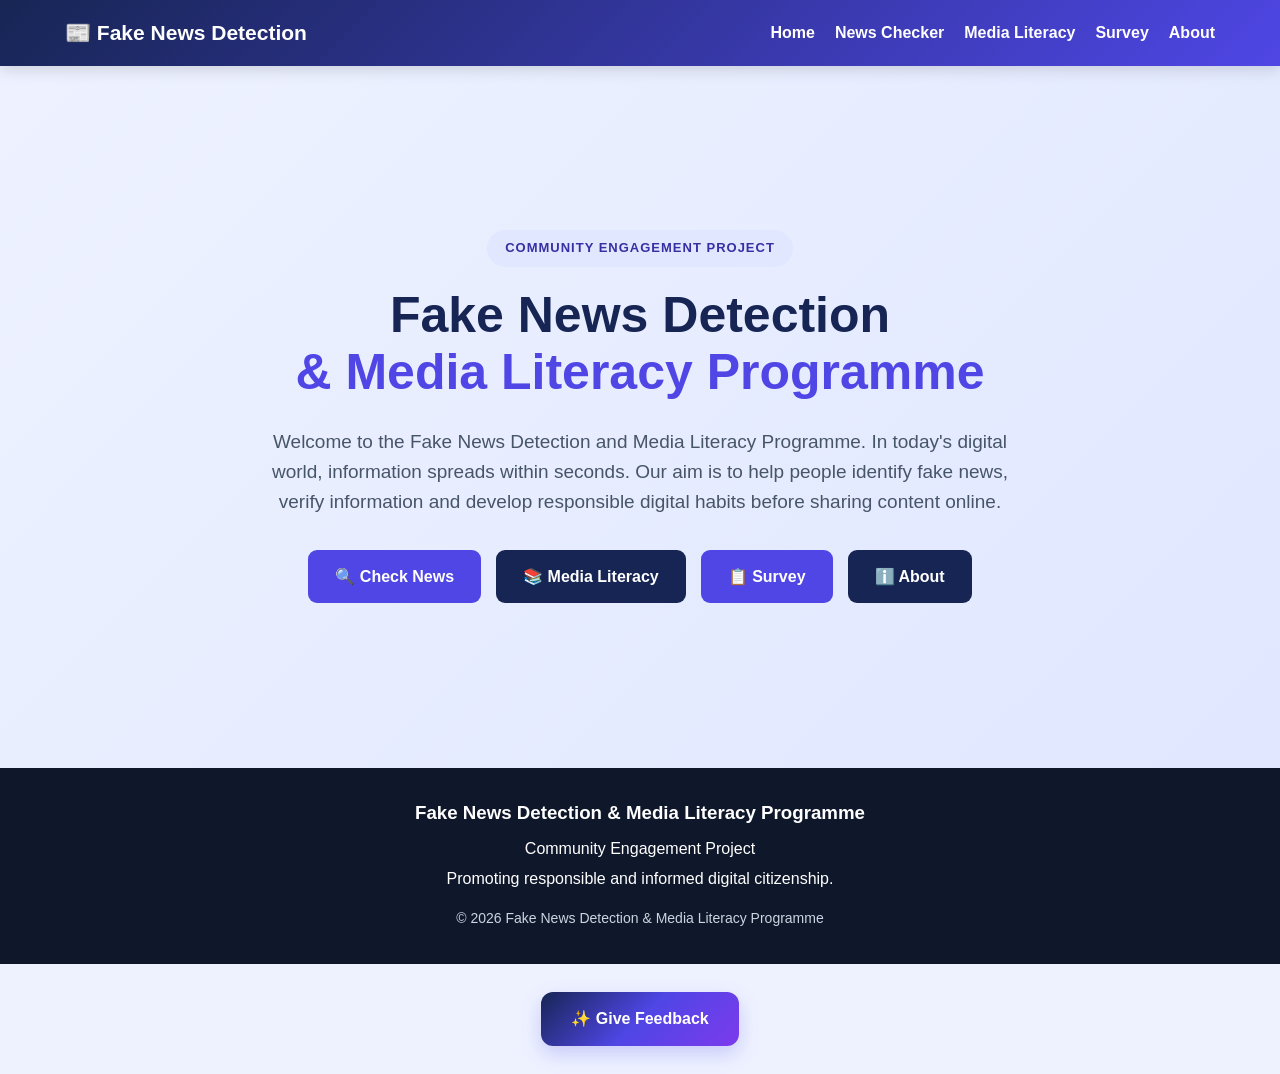
<file: index.html>
<!DOCTYPE html>
<html lang="en">
<head>
    <meta charset="UTF-8">
    <meta name="viewport" content="width=device-width, initial-scale=1.0">

    <title>Fake News Detection & Media Literacy Programme</title>

    <link rel="stylesheet" href="style.css">
</head>

<body>

<!-- HEADER -->
<header>
    <nav>

        <div class="logo">
            📰 Fake News Detection
        </div>

        <ul>
            <li><a href="index.html">Home</a></li>
            <li><a href="checker.html">News Checker</a></li>
            <li><a href="literacy.html">Media Literacy</a></li>
            <li><a href="survey.html">Survey</a></li>
            <li><a href="about.html">About</a></li>
        </ul>

    </nav>
</header>


<!-- WELCOME SECTION -->
<section class="hero">

    <div class="hero-content">

        <div class="hero-badge">
            COMMUNITY ENGAGEMENT PROJECT
        </div>

        <h1>
            Fake News Detection
            <br>
            <span>& Media Literacy Programme</span>
        </h1>

        <p>
            Welcome to the Fake News Detection and Media Literacy Programme.
            In today's digital world, information spreads within seconds.
            Our aim is to help people identify fake news, verify information
            and develop responsible digital habits before sharing content online.
        </p>


        <!-- BUTTONS -->
        <div class="hero-buttons">

            <a href="checker.html" class="btn">
                🔍 Check News
            </a>

            <a href="literacy.html" class="btn secondary-btn">
                📚 Media Literacy
            </a>

            <a href="survey.html" class="btn">
                📋 Survey
            </a>

            <a href="about.html" class="btn secondary-btn">
                ℹ️ About
            </a>

        </div>

    </div>

</section>


<!-- FOOTER -->
<footer>

    <h3>
        Fake News Detection & Media Literacy Programme
    </h3>

    <p>
        Community Engagement Project
    </p>

    <p>
        Promoting responsible and informed digital citizenship.
    </p>

    <p class="copyright">
        © 2026 Fake News Detection & Media Literacy Programme
    </p>

</footer>

<!-- FEEDBACK BUTTON -->
<section class="feedback-link-section">
    <a href="feedback.html" class="feedback-page-btn">
        ✨ Give Feedback
    </a>
</section>


<script src="script.js"></script>

</body>
</html>
</file>
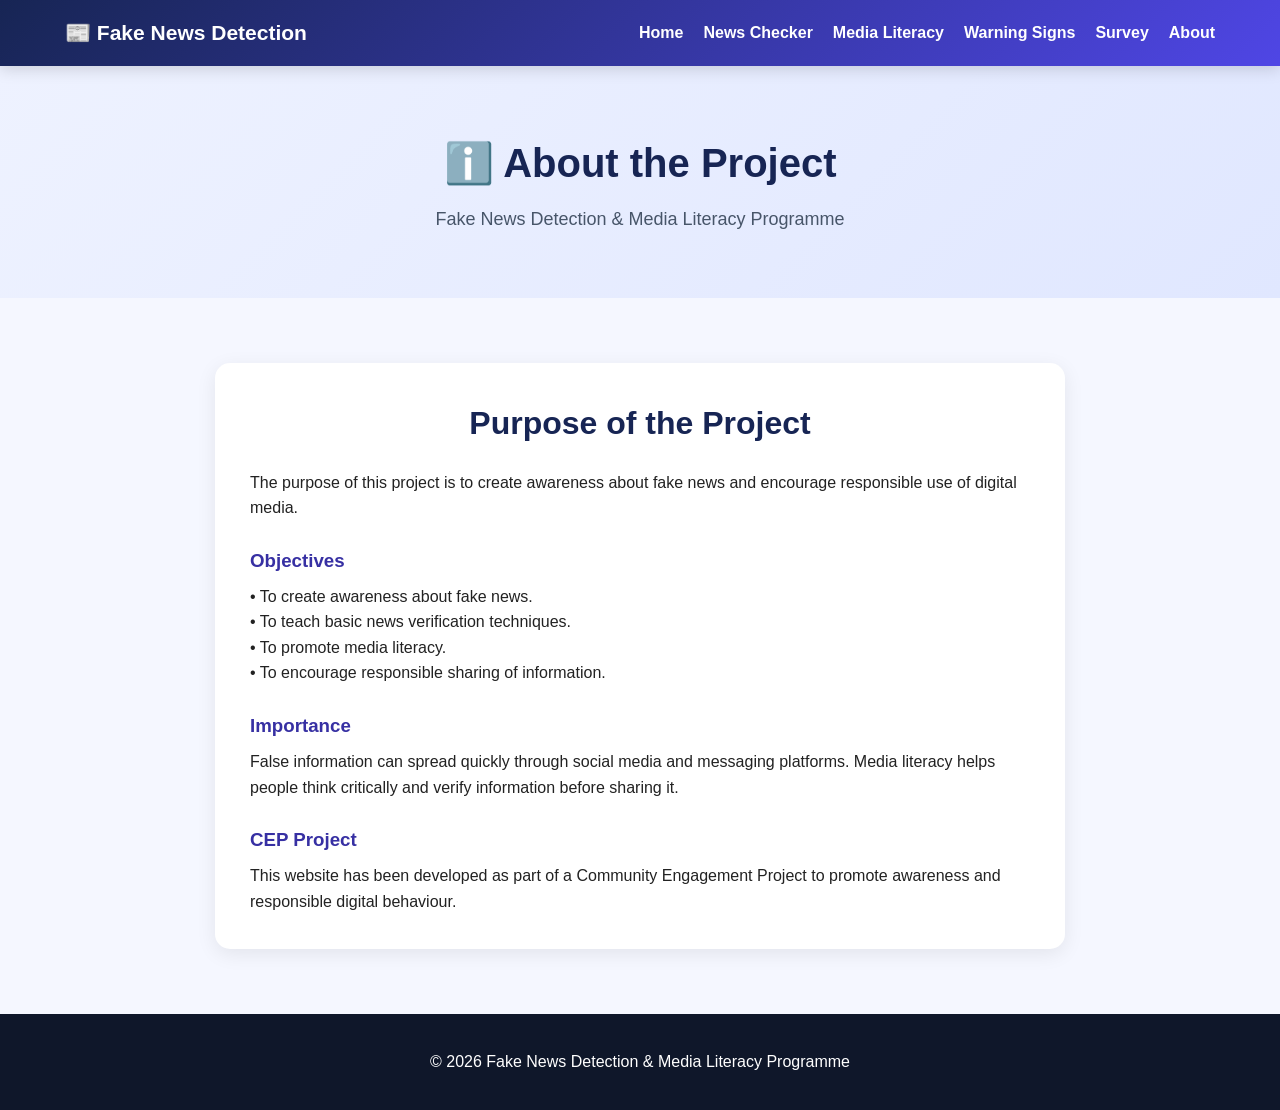
<file: about.html>
<!DOCTYPE html>
<html lang="en">
<head>
    <meta charset="UTF-8">
    <meta name="viewport" content="width=device-width, initial-scale=1.0">
    <title>About Project</title>
    <link rel="stylesheet" href="style.css">
</head>
<body>

<header>
    <nav>
        <div class="logo">📰 Fake News Detection</div>
        <ul>
            <li><a href="index.html">Home</a></li>
            <li><a href="checker.html">News Checker</a></li>
            <li><a href="literacy.html">Media Literacy</a></li>
            <li><a href="warning.html">Warning Signs</a></li>
            <li><a href="survey.html">Survey</a></li>
            <li><a href="about.html">About</a></li>
        </ul>
    </nav>
</header>

<section class="page-header">
    <h1>ℹ️ About the Project</h1>
    <p>Fake News Detection & Media Literacy Programme</p>
</section>

<section class="section">

    <div class="about">

        <h2>Purpose of the Project</h2>

        <p>
            The purpose of this project is to create awareness about
            fake news and encourage responsible use of digital media.
        </p>

        <h3>Objectives</h3>

        <p>
            • To create awareness about fake news.<br>
            • To teach basic news verification techniques.<br>
            • To promote media literacy.<br>
            • To encourage responsible sharing of information.
        </p>

        <h3>Importance</h3>

        <p>
            False information can spread quickly through social media
            and messaging platforms. Media literacy helps people think
            critically and verify information before sharing it.
        </p>

        <h3>CEP Project</h3>

        <p>
            This website has been developed as part of a
            Community Engagement Project to promote awareness
            and responsible digital behaviour.
        </p>

    </div>

</section>

<footer>
    <p>© 2026 Fake News Detection & Media Literacy Programme</p>
</footer>

</body>
</html>
</file>
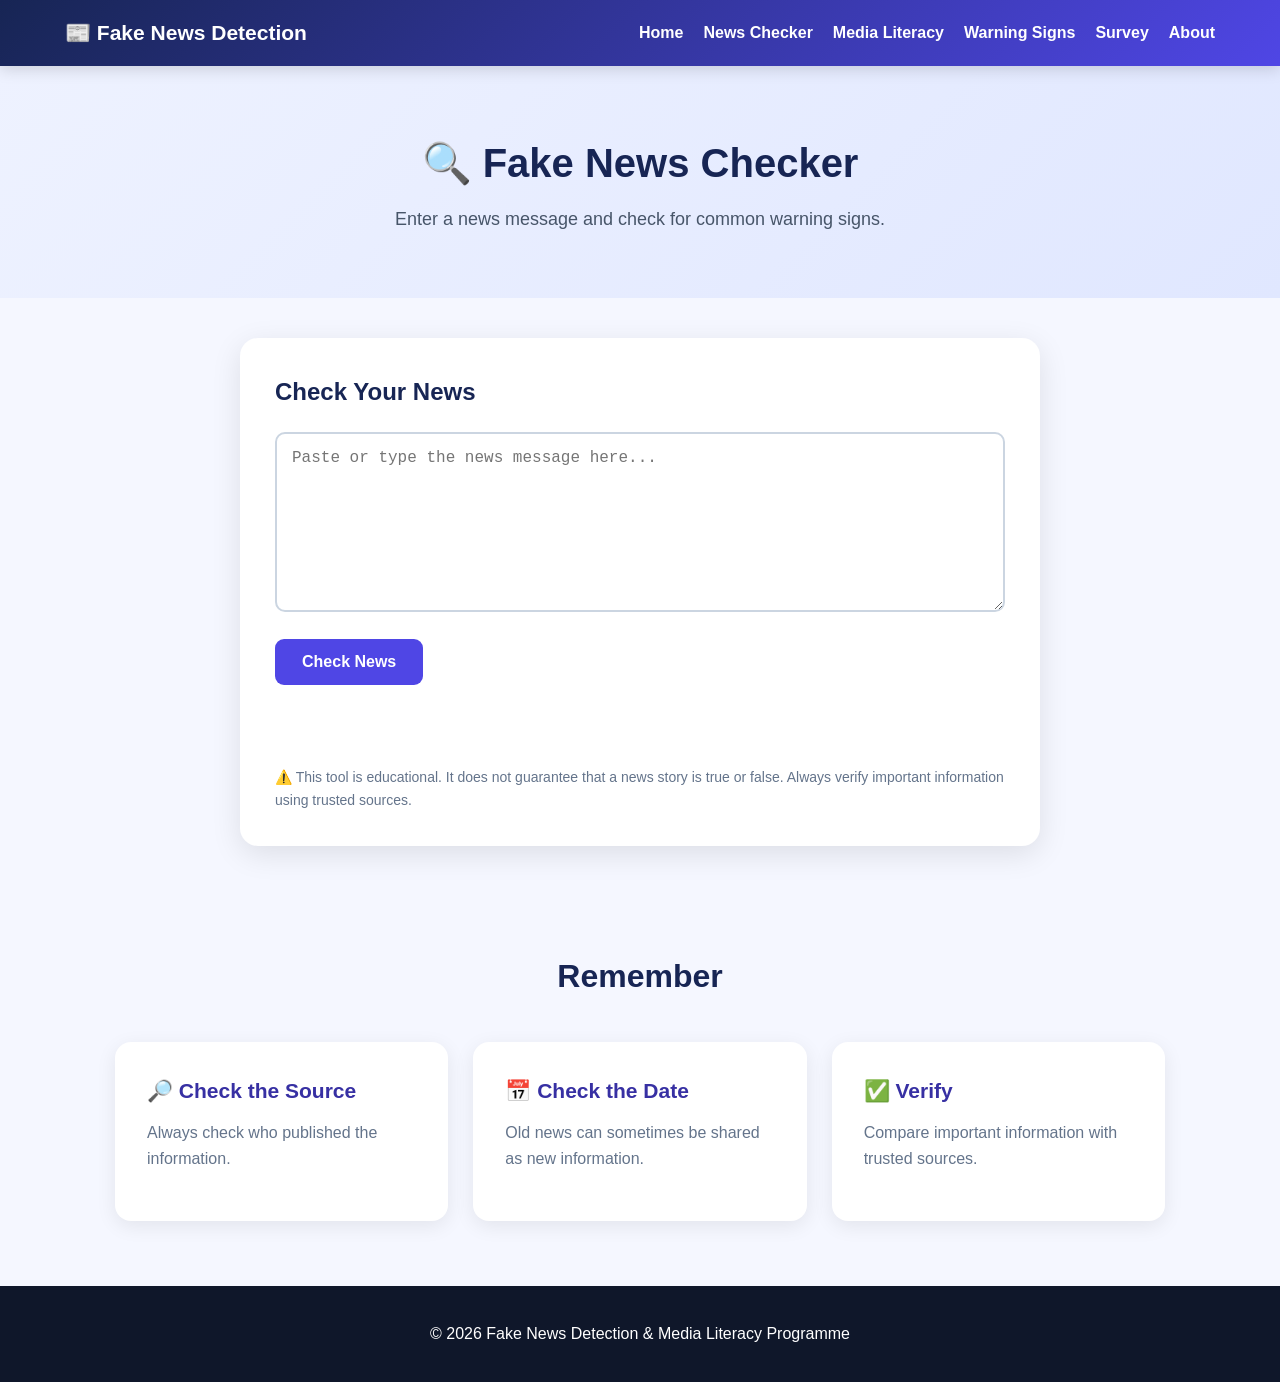
<file: checker.html>
<!DOCTYPE html>
<html lang="en">
<head>
    <meta charset="UTF-8">
    <meta name="viewport" content="width=device-width, initial-scale=1.0">
    <title>News Checker</title>
    <link rel="stylesheet" href="style.css">
</head>
<body>

<header>
    <nav>
        <div class="logo">📰 Fake News Detection</div>
        <ul>
            <li><a href="index.html">Home</a></li>
            <li><a href="checker.html">News Checker</a></li>
            <li><a href="literacy.html">Media Literacy</a></li>
            <li><a href="warning.html">Warning Signs</a></li>
            <li><a href="survey.html">Survey</a></li>
            <li><a href="about.html">About</a></li>
        </ul>
    </nav>
</header>

<section class="page-header">
    <h1>🔍 Fake News Checker</h1>
    <p>Enter a news message and check for common warning signs.</p>
</section>

<section class="checker">
    <h2>Check Your News</h2>

    <textarea id="newsInput"
        placeholder="Paste or type the news message here..."></textarea>

    <button class="btn" onclick="checkNews()">Check News</button>

    <div id="result"></div>

    <p class="note">
        ⚠️ This tool is educational. It does not guarantee that a news
        story is true or false. Always verify important information
        using trusted sources.
    </p>
</section>

<section class="section">
    <h2>Remember</h2>

    <div class="cards">

        <div class="card">
            <h3>🔎 Check the Source</h3>
            <p>Always check who published the information.</p>
        </div>

        <div class="card">
            <h3>📅 Check the Date</h3>
            <p>Old news can sometimes be shared as new information.</p>
        </div>

        <div class="card">
            <h3>✅ Verify</h3>
            <p>Compare important information with trusted sources.</p>
        </div>

    </div>
</section>

<footer>
    <p>© 2026 Fake News Detection & Media Literacy Programme</p>
</footer>

<script src="script.js"></script>

</body>
</html>
</file>
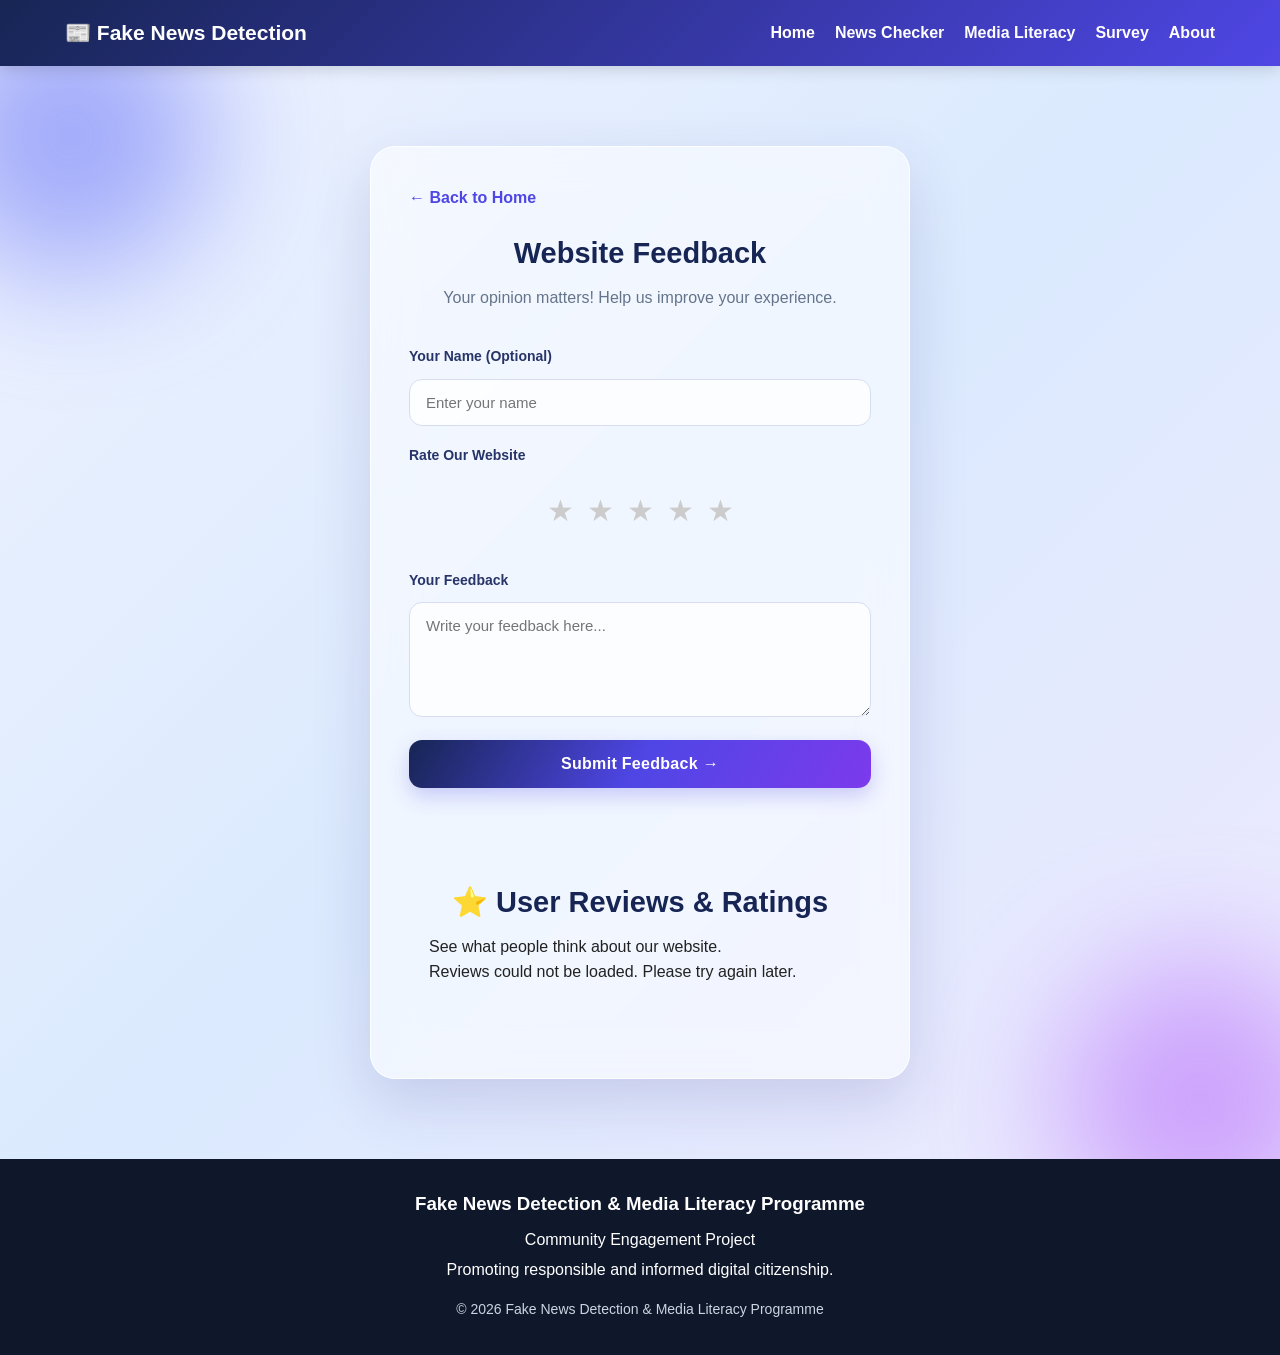
<file: feedback.html>
<!DOCTYPE html>
<html lang="en">
<head>
    <meta charset="UTF-8">
    <meta name="viewport" content="width=device-width, initial-scale=1.0">
    <title>Website Feedback</title>
    <link rel="stylesheet" href="style.css">
</head>
<body>

<header>
    <nav>
        <div class="logo">📰 Fake News Detection</div>
        <ul>
            <li><a href="index.html">Home</a></li>
            <li><a href="checker.html">News Checker</a></li>
            <li><a href="literacy.html">Media Literacy</a></li>
            <li><a href="survey.html">Survey</a></li>
            <li><a href="about.html">About</a></li>
        </ul>
    </nav>
</header>

<section class="feedback-section">
    <div class="feedback-container">
        <a href="index.html" class="feedback-back">← Back to Home</a>

        <h2>Website Feedback</h2>
        <p>Your opinion matters! Help us improve your experience.</p>

        <form id="feedbackForm">
            <label for="visitorName">Your Name (Optional)</label>
            <input type="text" id="visitorName"
                   placeholder="Enter your name">

            <label>Rate Our Website</label>
            <div class="star-rating" id="starRating">
               <span class="star" data-rating="1">★</span>
<span class="star" data-rating="2">★</span>
<span class="star" data-rating="3">★</span>
<span class="star" data-rating="4">★</span>
<span class="star" data-rating="5">★</span>
            </div>

            <input type="hidden" id="rating" value="0">

            <label for="feedbackMessage">Your Feedback</label>
            <textarea id="feedbackMessage"
                      placeholder="Write your feedback here..."
                      rows="4" required></textarea>

            <button type="submit" class="feedback-submit">
                Submit Feedback →
            </button>

            <p id="feedbackStatus" role="status"></p>
        </form>

<div class="reviews-section">
    <h2>⭐ User Reviews & Ratings</h2>
    <p>See what people think about our website.</p>

    <div id="reviewsList">
        Loading reviews...
    </div>
</div>

    </div>
</section>

<footer>
    <h3>Fake News Detection & Media Literacy Programme</h3>
    <p>Community Engagement Project</p>
    <p>Promoting responsible and informed digital citizenship.</p>
    <p class="copyright">© 2026 Fake News Detection & Media Literacy Programme</p>
</footer>

<script src="script.js"></script>
</body>
</html>
</file>
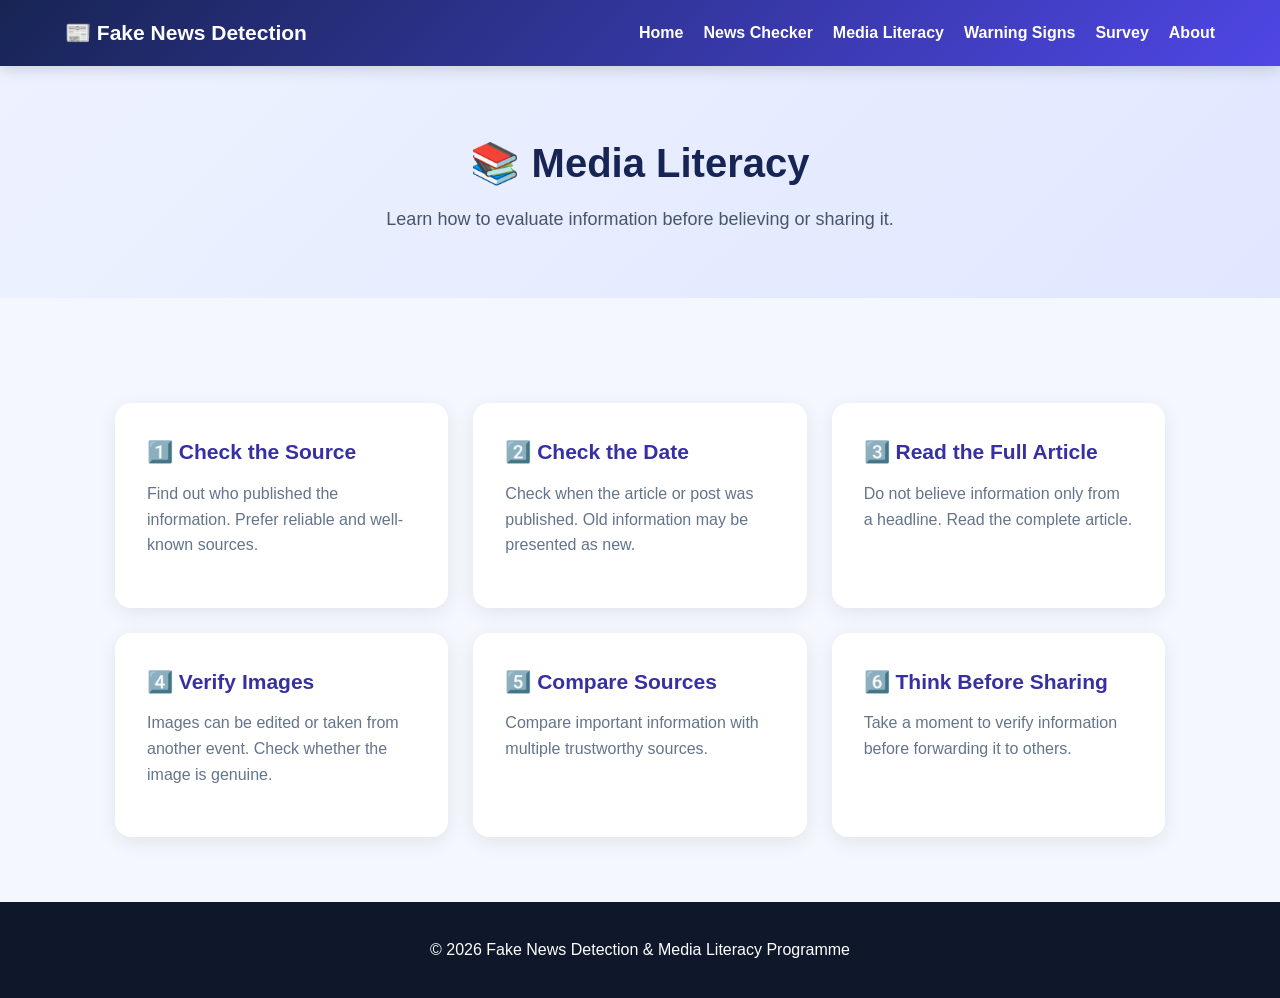
<file: literacy.html>
<!DOCTYPE html>
<html lang="en">
<head>
    <meta charset="UTF-8">
    <meta name="viewport" content="width=device-width, initial-scale=1.0">
    <title>Media Literacy</title>
    <link rel="stylesheet" href="style.css">
</head>
<body>

<header>
    <nav>
        <div class="logo">📰 Fake News Detection</div>
        <ul>
            <li><a href="index.html">Home</a></li>
            <li><a href="checker.html">News Checker</a></li>
            <li><a href="literacy.html">Media Literacy</a></li>
            <li><a href="warning.html">Warning Signs</a></li>
            <li><a href="survey.html">Survey</a></li>
            <li><a href="about.html">About</a></li>
        </ul>
    </nav>
</header>

<section class="page-header">
    <h1>📚 Media Literacy</h1>
    <p>Learn how to evaluate information before believing or sharing it.</p>
</section>

<section class="section">

    <div class="cards">

        <div class="card">
            <h3>1️⃣ Check the Source</h3>
            <p>
                Find out who published the information.
                Prefer reliable and well-known sources.
            </p>
        </div>

        <div class="card">
            <h3>2️⃣ Check the Date</h3>
            <p>
                Check when the article or post was published.
                Old information may be presented as new.
            </p>
        </div>

        <div class="card">
            <h3>3️⃣ Read the Full Article</h3>
            <p>
                Do not believe information only from a headline.
                Read the complete article.
            </p>
        </div>

        <div class="card">
            <h3>4️⃣ Verify Images</h3>
            <p>
                Images can be edited or taken from another event.
                Check whether the image is genuine.
            </p>
        </div>

        <div class="card">
            <h3>5️⃣ Compare Sources</h3>
            <p>
                Compare important information with multiple
                trustworthy sources.
            </p>
        </div>

        <div class="card">
            <h3>6️⃣ Think Before Sharing</h3>
            <p>
                Take a moment to verify information before
                forwarding it to others.
            </p>
        </div>

    </div>

</section>

<footer>
    <p>© 2026 Fake News Detection & Media Literacy Programme</p>
</footer>

</body>
</html>
</file>
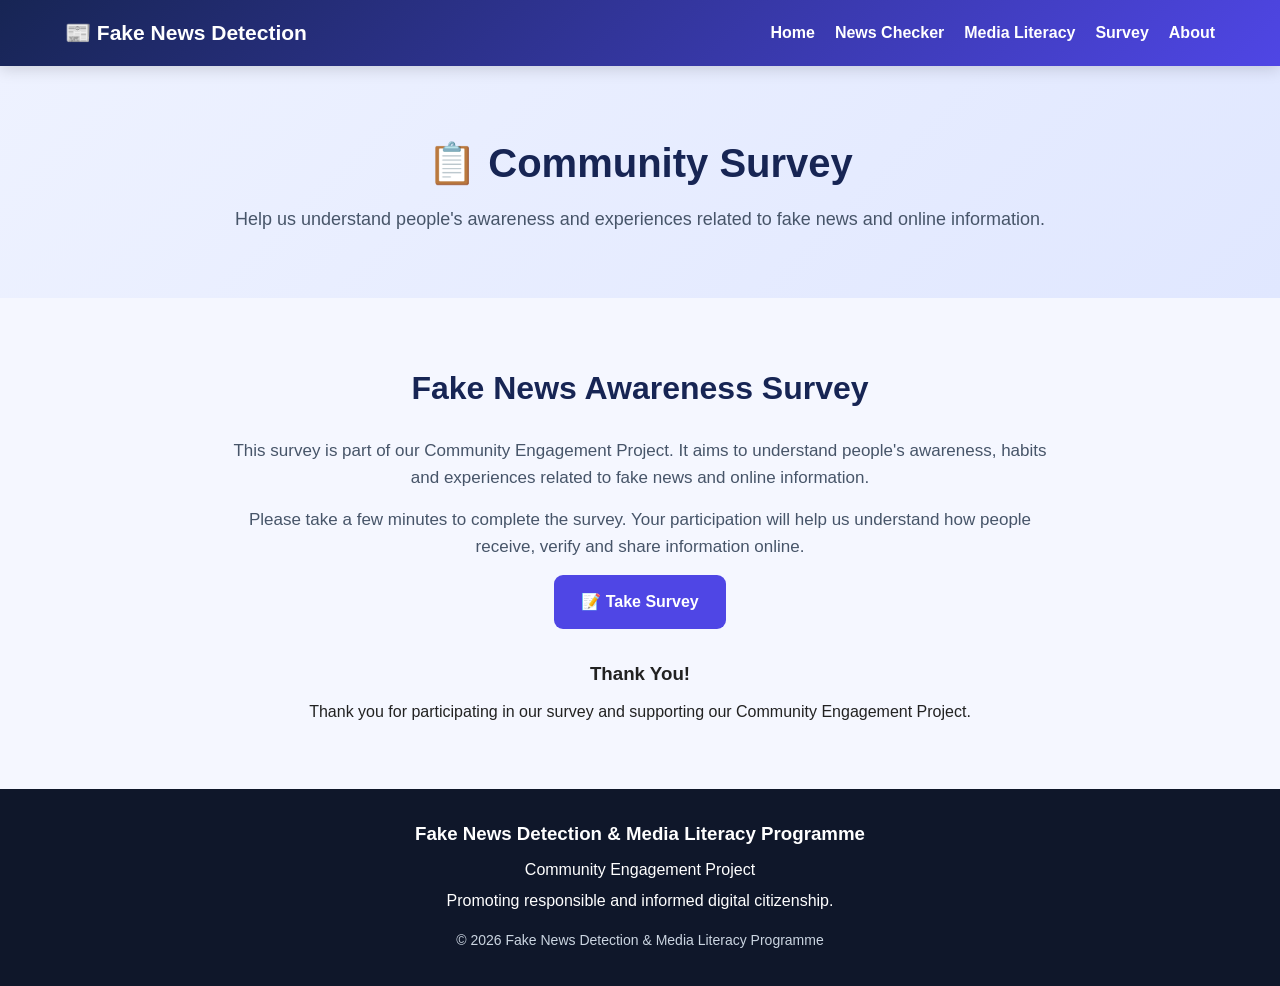
<file: survey.html>
<!DOCTYPE html>
<html lang="en">

<head>
    <meta charset="UTF-8">
    <meta name="viewport" content="width=device-width, initial-scale=1.0">

    <title>Survey - Fake News Detection & Media Literacy Programme</title>

    <link rel="stylesheet" href="style.css">
</head>

<body>

<!-- HEADER -->
<header>
    <nav>

        <div class="logo">
            📰 Fake News Detection
        </div>

        <ul>
            <li><a href="index.html">Home</a></li>
            <li><a href="checker.html">News Checker</a></li>
            <li><a href="literacy.html">Media Literacy</a></li>
            <li><a href="survey.html">Survey</a></li>
            <li><a href="about.html">About</a></li>
        </ul>

    </nav>
</header>


<!-- SURVEY PAGE -->

<section class="page-header">

    <h1>📋 Community Survey</h1>

    <p>
        Help us understand people's awareness and experiences
        related to fake news and online information.
    </p>

</section>


<section class="section">

    <div class="center">

        <h2>Fake News Awareness Survey</h2>

        <p class="section-text">

            This survey is part of our Community Engagement Project.
            It aims to understand people's awareness, habits and
            experiences related to fake news and online information.

        </p>

        <p class="section-text">

            Please take a few minutes to complete the survey.
            Your participation will help us understand how people
            receive, verify and share information online.

        </p>


        <a
            href="https://docs.google.com/forms/d/e/1FAIpQLSdSzUGupSFs4w23dta8yIQ3WpFPoYK8reGEZ7o8vqtnnOUydA/viewform"
            target="_blank"
            rel="noopener noreferrer"
            class="btn">

            📝 Take Survey

        </a>


        <div style="margin-top: 30px;">

            <h3>
                Thank You!
            </h3>

            <p style="margin-top: 10px;">

                Thank you for participating in our survey
                and supporting our Community Engagement Project.

            </p>

        </div>

    </div>

</section>


<!-- FOOTER -->

<footer>

    <h3>
        Fake News Detection & Media Literacy Programme
    </h3>

    <p>
        Community Engagement Project
    </p>

    <p>
        Promoting responsible and informed digital citizenship.
    </p>

    <p class="copyright">
        © 2026 Fake News Detection & Media Literacy Programme
    </p>

</footer>


<script src="script.js"></script>

</body>
</html>
</file>
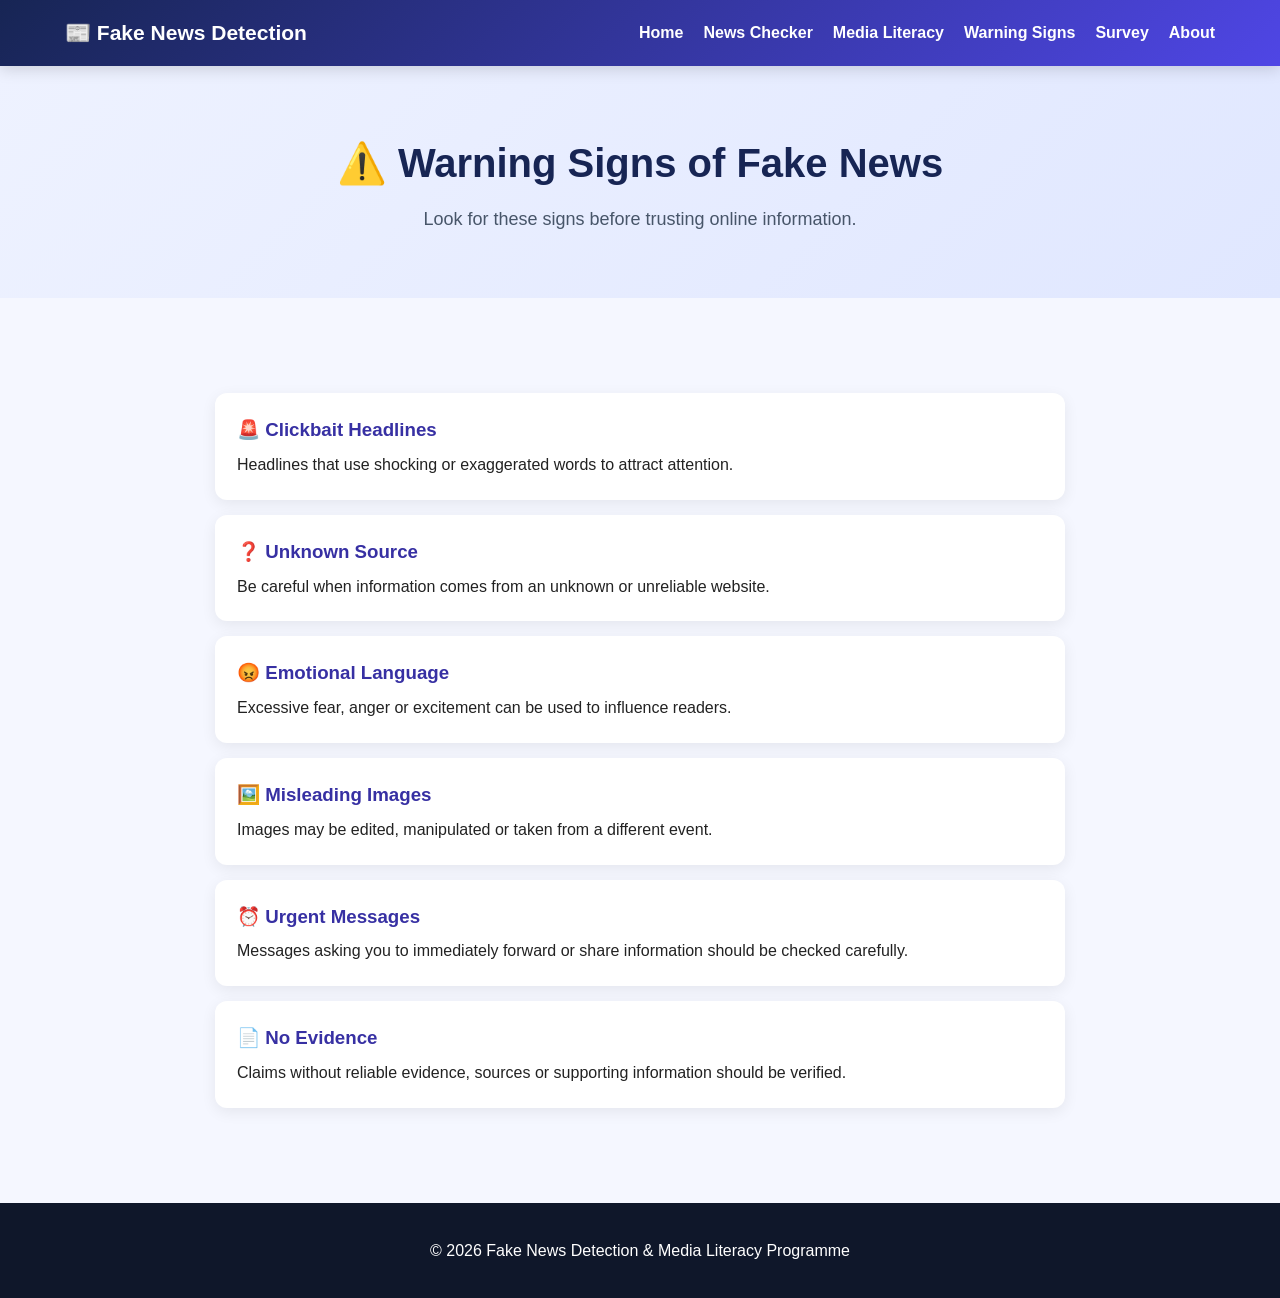
<file: warning.html>
<!DOCTYPE html>
<html lang="en">
<head>
    <meta charset="UTF-8">
    <meta name="viewport" content="width=device-width, initial-scale=1.0">
    <title>Warning Signs</title>
    <link rel="stylesheet" href="style.css">
</head>
<body>

<header>
    <nav>
        <div class="logo">📰 Fake News Detection</div>
        <ul>
            <li><a href="index.html">Home</a></li>
            <li><a href="checker.html">News Checker</a></li>
            <li><a href="literacy.html">Media Literacy</a></li>
            <li><a href="warning.html">Warning Signs</a></li>
            <li><a href="survey.html">Survey</a></li>
            <li><a href="about.html">About</a></li>
        </ul>
    </nav>
</header>

<section class="page-header">
    <h1>⚠️ Warning Signs of Fake News</h1>
    <p>Look for these signs before trusting online information.</p>
</section>

<section class="section">

    <div class="warning-list">

        <div class="warning-item">
            <h3>🚨 Clickbait Headlines</h3>
            <p>
                Headlines that use shocking or exaggerated words
                to attract attention.
            </p>
        </div>

        <div class="warning-item">
            <h3>❓ Unknown Source</h3>
            <p>
                Be careful when information comes from an unknown
                or unreliable website.
            </p>
        </div>

        <div class="warning-item">
            <h3>😡 Emotional Language</h3>
            <p>
                Excessive fear, anger or excitement can be used
                to influence readers.
            </p>
        </div>

        <div class="warning-item">
            <h3>🖼️ Misleading Images</h3>
            <p>
                Images may be edited, manipulated or taken
                from a different event.
            </p>
        </div>

        <div class="warning-item">
            <h3>⏰ Urgent Messages</h3>
            <p>
                Messages asking you to immediately forward or
                share information should be checked carefully.
            </p>
        </div>

        <div class="warning-item">
            <h3>📄 No Evidence</h3>
            <p>
                Claims without reliable evidence, sources or
                supporting information should be verified.
            </p>
        </div>

    </div>

</section>

<footer>
    <p>© 2026 Fake News Detection & Media Literacy Programme</p>
</footer>

</body>
</html>
</file>
<file: style.css>
* {
    margin: 0;
    padding: 0;
    box-sizing: border-box;
}

html {
    scroll-behavior: smooth;
}

body {
    font-family: Arial, sans-serif;
    line-height: 1.6;
    background: #f5f7ff;
    color: #222;
}

/* ================= NAVIGATION ================= */

header {
    background: linear-gradient(135deg, #172554, #4f46e5);
    position: sticky;
    top: 0;
    z-index: 1000;
    box-shadow: 0 3px 15px rgba(0,0,0,0.15);
}

nav {
    max-width: 1200px;
    margin: auto;
    padding: 16px 25px;
    display: flex;
    justify-content: space-between;
    align-items: center;
}

.logo {
    color: white;
    font-size: 21px;
    font-weight: bold;
}

nav ul {
    list-style: none;
    display: flex;
    gap: 20px;
    flex-wrap: wrap;
}

nav ul li a {
    color: white;
    text-decoration: none;
    font-weight: 600;
    transition: 0.3s;
}

nav ul li a:hover {
    color: #c7d2fe;
}


/* ================= HERO ================= */

.hero {
    min-height: 78vh;
    display: flex;
    justify-content: center;
    align-items: center;
    text-align: center;
    padding: 70px 20px;
    background:
        linear-gradient(135deg, #eef2ff, #e0e7ff);
}

.hero-content {
    max-width: 900px;
}

.hero-badge {
    display: inline-block;
    background: #e0e7ff;
    color: #3730a3;
    padding: 8px 18px;
    border-radius: 30px;
    font-size: 13px;
    font-weight: bold;
    letter-spacing: 1px;
    margin-bottom: 20px;
}

.hero h1 {
    font-size: 50px;
    line-height: 1.15;
    color: #172554;
    margin-bottom: 25px;
}

.hero h1 span {
    color: #4f46e5;
}

.hero p {
    max-width: 780px;
    margin: auto;
    font-size: 19px;
    color: #475569;
    margin-bottom: 32px;
}

.hero-buttons {
    display: flex;
    justify-content: center;
    gap: 15px;
    flex-wrap: wrap;
}


/* ================= PAGE HEADER ================= */

.page-header {
    text-align: center;
    padding: 65px 20px;
    background: linear-gradient(135deg, #eef2ff, #e0e7ff);
}

.page-header h1 {
    font-size: 40px;
    color: #172554;
    margin-bottom: 10px;
}

.page-header p {
    color: #475569;
    font-size: 18px;
}


/* ================= BUTTON ================= */

.btn {
    display: inline-block;
    padding: 14px 27px;
    background: #4f46e5;
    color: white;
    text-decoration: none;
    border: none;
    border-radius: 9px;
    font-size: 16px;
    font-weight: bold;
    cursor: pointer;
    transition: 0.3s;
}

.btn:hover {
    background: #3730a3;
    transform: translateY(-3px);
}

.secondary-btn {
    background: #172554;
}

.secondary-btn:hover {
    background: #0f172a;
}


/* ================= SECTIONS ================= */

.section {
    max-width: 1100px;
    margin: auto;
    padding: 65px 25px;
}

.section.light {
    max-width: none;
    background: #eef2ff;
}

.section h2 {
    text-align: center;
    color: #172554;
    font-size: 32px;
    margin-bottom: 22px;
}

.section-text {
    max-width: 820px;
    margin: 0 auto 15px;
    text-align: center;
    color: #475569;
    font-size: 17px;
}

.center {
    text-align: center;
}


/* ================= CARDS ================= */

.cards {
    max-width: 1100px;
    margin: 40px auto 0;
    display: grid;
    grid-template-columns: repeat(3, 1fr);
    gap: 25px;
}

.card {
    background: white;
    padding: 32px;
    border-radius: 16px;
    box-shadow: 0 5px 20px rgba(0,0,0,0.08);
    transition: 0.3s;
}

.card:hover {
    transform: translateY(-8px);
    box-shadow: 0 10px 28px rgba(0,0,0,0.12);
}

.card-icon {
    font-size: 38px;
    margin-bottom: 12px;
}

.card h3 {
    color: #3730a3;
    margin-bottom: 12px;
    font-size: 21px;
}

.card p {
    color: #64748b;
    margin-bottom: 18px;
}

.card-link {
    color: #4f46e5;
    text-decoration: none;
    font-weight: bold;
}

.card-link:hover {
    color: #172554;
}


/* ================= THINK BEFORE SHARE ================= */

.steps {
    max-width: 1050px;
    margin: 40px auto 0;
    display: grid;
    grid-template-columns: repeat(4, 1fr);
    gap: 20px;
}

.step {
    background: white;
    padding: 25px 20px;
    text-align: center;
    border-radius: 15px;
    box-shadow: 0 4px 18px rgba(0,0,0,0.07);
}

.step span {
    display: flex;
    width: 48px;
    height: 48px;
    margin: 0 auto 15px;
    justify-content: center;
    align-items: center;
    border-radius: 50%;
    background: #4f46e5;
    color: white;
    font-size: 20px;
    font-weight: bold;
}

.step h3 {
    color: #172554;
    font-size: 18px;
    margin-bottom: 8px;
}

.step p {
    color: #64748b;
    font-size: 14px;
}


/* ================= SURVEY SECTION ================= */

.survey-section {
    padding: 70px 25px;
    background: linear-gradient(135deg, #172554, #4f46e5);
    color: white;
}

.survey-section h2 {
    font-size: 32px;
    margin-bottom: 15px;
}

.survey-section p {
    font-size: 17px;
    margin-bottom: 25px;
}

.survey-btn {
    background: white;
    color: #3730a3;
}

.survey-btn:hover {
    background: #e0e7ff;
}


/* ================= CHECKER ================= */

.checker {
    max-width: 800px;
    margin: 40px auto;
    background: white;
    padding: 35px;
    border-radius: 18px;
    box-shadow: 0 8px 30px rgba(0,0,0,0.10);
}

.checker h2 {
    color: #172554;
    margin-bottom: 20px;
}

.checker textarea {
    width: 100%;
    min-height: 180px;
    padding: 15px;
    border: 2px solid #cbd5e1;
    border-radius: 10px;
    resize: vertical;
    font-size: 16px;
    outline: none;
    margin-bottom: 20px;
}

.checker textarea:focus {
    border-color: #4f46e5;
}

#result {
    margin-top: 25px;
    padding: 18px;
    border-radius: 10px;
    text-align: center;
}

.result.success {
    background: #dcfce7;
    color: #15803d;
}

.result.warning {
    background: #fef3c7;
    color: #b45309;
}

.result.danger {
    background: #fee2e2;
    color: #b91c1c;
}

.note {
    margin-top: 20px;
    color: #64748b;
    font-size: 14px;
}


/* ================= WARNING ================= */

.warning-list {
    max-width: 850px;
    margin: 30px auto;
}

.warning-item {
    background: white;
    margin-bottom: 15px;
    padding: 22px;
    border-radius: 12px;
    box-shadow: 0 4px 15px rgba(0,0,0,0.07);
}

.warning-item h3 {
    color: #3730a3;
    margin-bottom: 7px;
}


/* ================= ABOUT ================= */

.about {
    max-width: 850px;
    margin: auto;
    background: white;
    padding: 35px;
    border-radius: 15px;
    box-shadow: 0 5px 20px rgba(0,0,0,0.08);
}

.about h2 {
    color: #172554;
    margin-bottom: 20px;
}

.about h3 {
    color: #3730a3;
    margin-top: 25px;
    margin-bottom: 8px;
}


/* ================= FOOTER ================= */

footer {
    background: #0f172a;
    color: white;
    text-align: center;
    padding: 30px 20px;
}

footer h3 {
    margin-bottom: 8px;
}

footer p {
    margin: 5px;
}

.copyright {
    margin-top: 15px !important;
    font-size: 14px;
    color: #cbd5e1;
}


/* ================= MOBILE ================= */

@media (max-width: 768px) {

    nav {
        flex-direction: column;
        gap: 12px;
    }

    nav ul {
        justify-content: center;
        gap: 12px;
    }

    .hero {
        min-height: auto;
        padding: 60px 20px;
    }

    .hero h1 {
        font-size: 36px;
    }

    .hero p {
        font-size: 17px;
    }

    .page-header h1 {
        font-size: 32px;
    }

    .cards {
        grid-template-columns: 1fr;
    }

    .steps {
        grid-template-columns: 1fr;
    }

    .checker {
        margin: 25px 15px;
        padding: 25px 20px;
    }

    .about {
        margin: 10px;
    }

    .survey-section h2 {
        font-size: 27px;
    }
}

/* ===== GLASS BLUR FEEDBACK DESIGN ===== */

.feedback-section {
    position: relative;
    isolation: isolate;
    overflow: hidden;
    padding: 80px 20px;
    background: linear-gradient(135deg, #eef2ff, #dbeafe, #ede9fe);
}

.feedback-section::before,
.feedback-section::after {
    content: "";
    position: absolute;
    z-index: -1;
    width: 280px;
    height: 280px;
    border-radius: 50%;
    filter: blur(65px);
    opacity: 0.7;
}

.feedback-section::before {
    background: #818cf8;
    top: -70px;
    left: -70px;
}

.feedback-section::after {
    background: #c084fc;
    right: -60px;
    bottom: -80px;
}

.feedback-container {
    max-width: 540px;
    margin: auto;
    padding: 38px;
    border: 1px solid rgba(255, 255, 255, 0.8);
    border-radius: 25px;
    background: rgba(255, 255, 255, 0.55);
    backdrop-filter: blur(22px);
    -webkit-backdrop-filter: blur(22px);
    box-shadow: 0 22px 60px rgba(49, 46, 129, 0.16);
}

.feedback-container h2 {
    text-align: center;
    color: #172554;
    font-size: 29px;
    margin-bottom: 8px;
}

.feedback-container > p {
    text-align: center;
    color: #64748b;
    margin-bottom: 28px;
}

#feedbackForm {
    display: flex;
    flex-direction: column;
    gap: 11px;
}

#feedbackForm label {
    color: #273469;
    font-weight: 600;
    font-size: 14px;
    margin-top: 7px;
}

#feedbackForm input[type="text"],
#feedbackForm textarea {
    width: 100%;
    padding: 14px 16px;
    border: 1px solid #d8dcf0;
    border-radius: 13px;
    background: rgba(255, 255, 255, 0.78);
    font-family: Arial, sans-serif;
    font-size: 15px;
    color: #172554;
    outline: none;
    transition: 0.25s;
}

#feedbackForm input[type="text"]:focus,
#feedbackForm textarea:focus {
    border-color: #6366f1;
    box-shadow: 0 0 0 4px rgba(99, 102, 241, 0.12);
}

#feedbackForm textarea {
    resize: vertical;
    min-height: 115px;
}

.star-rating {
    display: flex;
    justify-content: center;
    gap: 13px;
    padding: 10px 0 16px;
}

.star-rating button {
    width: 47px;
    height: 47px;
    border: 1px solid rgba(99, 102, 241, 0.15);
    border-radius: 14px;
    background: rgba(255, 255, 255, 0.65);
    color: #cbd5e1;
    font-size: 30px;
    cursor: pointer;
    transition: 0.2s ease;
}

.star-rating button:hover {
    transform: translateY(-4px);
    color: #f5a623;
    background: white;
}

.star-rating button.active {
    color: #f5a623;
    background: white;
    border-color: #f5a623;
    box-shadow: 0 4px 12px rgba(245, 166, 35, 0.16);
}

.feedback-submit {
    margin-top: 12px;
    padding: 15px 20px;
    border: none;
    border-radius: 13px;
    background: linear-gradient(120deg, #172554, #4f46e5, #7c3aed);
    color: white;
    font-size: 16px;
    font-weight: bold;
    letter-spacing: 0.3px;
    cursor: pointer;
    box-shadow: 0 8px 20px rgba(79, 70, 229, 0.25);
    transition: transform 0.25s, box-shadow 0.25s;
}

.feedback-submit:hover {
    transform: translateY(-3px);
    box-shadow: 0 13px 25px rgba(79, 70, 229, 0.32);
}

.feedback-submit:active {
    transform: scale(0.98);
}

.feedback-submit:disabled {
    opacity: 0.65;
    cursor: not-allowed;
    transform: none;
}

#feedbackStatus {
    min-height: 20px;
    margin-top: 5px;
    color: #3730a3;
    text-align: center;
    font-size: 14px;
}

@media (max-width: 600px) {
    .feedback-section {
        padding: 50px 15px;
    }

    .feedback-container {
        padding: 26px 19px;
        border-radius: 20px;
    }

    .feedback-container h2 {
        font-size: 24px;
    }

    .star-rating {
        gap: 8px;
    }

    .star-rating button {
        width: 42px;
        height: 42px;
        font-size: 26px;
    }
}

/* HOME PAGE FEEDBACK BUTTON */
.feedback-link-section {
    padding: 28px 15px;
    text-align: center;
    background: #eef2ff;
}

.feedback-page-btn {
    display: inline-block;
    padding: 14px 30px;
    border-radius: 12px;
    color: white;
    background: linear-gradient(135deg, #172554, #4f46e5, #7c3aed);
    text-decoration: none;
    font-weight: bold;
    box-shadow: 0 8px 20px rgba(79, 70, 229, 0.23);
    transition: 0.25s;
}

.feedback-page-btn:hover {
    transform: translateY(-3px);
    box-shadow: 0 12px 25px rgba(79, 70, 229, 0.32);
}

.feedback-back {
    display: inline-block;
    margin-bottom: 20px;
    color: #4f46e5;
    text-decoration: none;
    font-weight: bold;
}

.feedback-back:hover {
    color: #172554;
}
.reviews-section {
    max-width: 750px;
    margin: 35px auto;
    padding: 20px;
}

.review-card {
    background: #fff;
    padding: 18px;
    margin: 14px 0;
    border: 1px solid #e5e7eb;
    border-radius: 14px;
}

.review-header {
    display: flex;
    align-items: center;
    gap: 12px;
}

.review-avatar {
    width: 42px;
    height: 42px;
    border-radius: 50%;
    background: #dbeafe;
    color: #1d4ed8;
    display: flex;
    align-items: center;
    justify-content: center;
    font-weight: bold;
    flex-shrink: 0;
}

.review-user-info {
    flex: 1;
}

.review-user-info h3 {
    margin: 0 0 4px;
    font-size: 16px;
    color: #202124;
}

.review-date {
    color: #70757a;
    font-size: 12px;
}

.review-menu {
    font-size: 23px;
    color: #5f6368;
}

.review-stars {
    color: #fbbc04;
    font-size: 20px;
    margin: 12px 0 6px;
}

.review-message {
    color: #3c4043;
    line-height: 1.6;
    margin: 0;
    overflow-wrap: anywhere;
}
.star {
    cursor: pointer;
    color: #ccc;
    font-size: 30px;
}

.star.active {
    color: #fbbc04;
}
</file>
